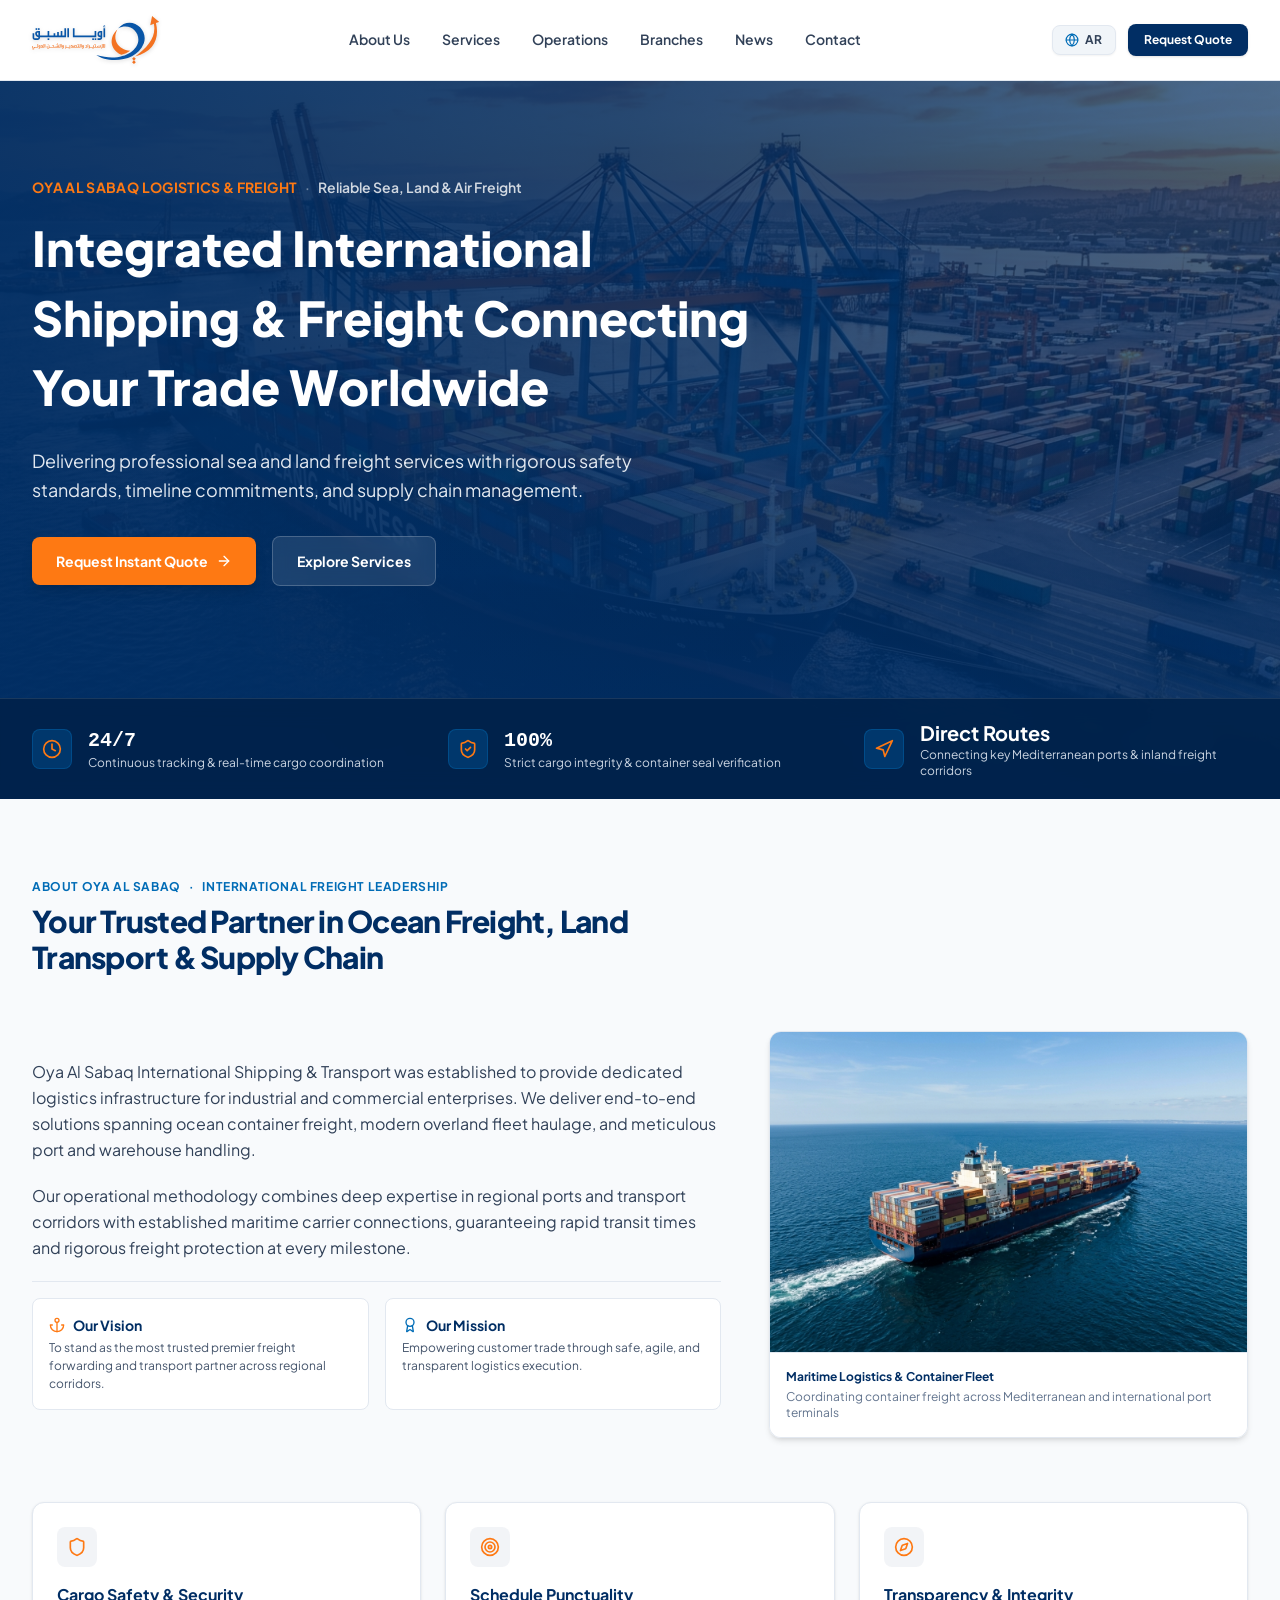
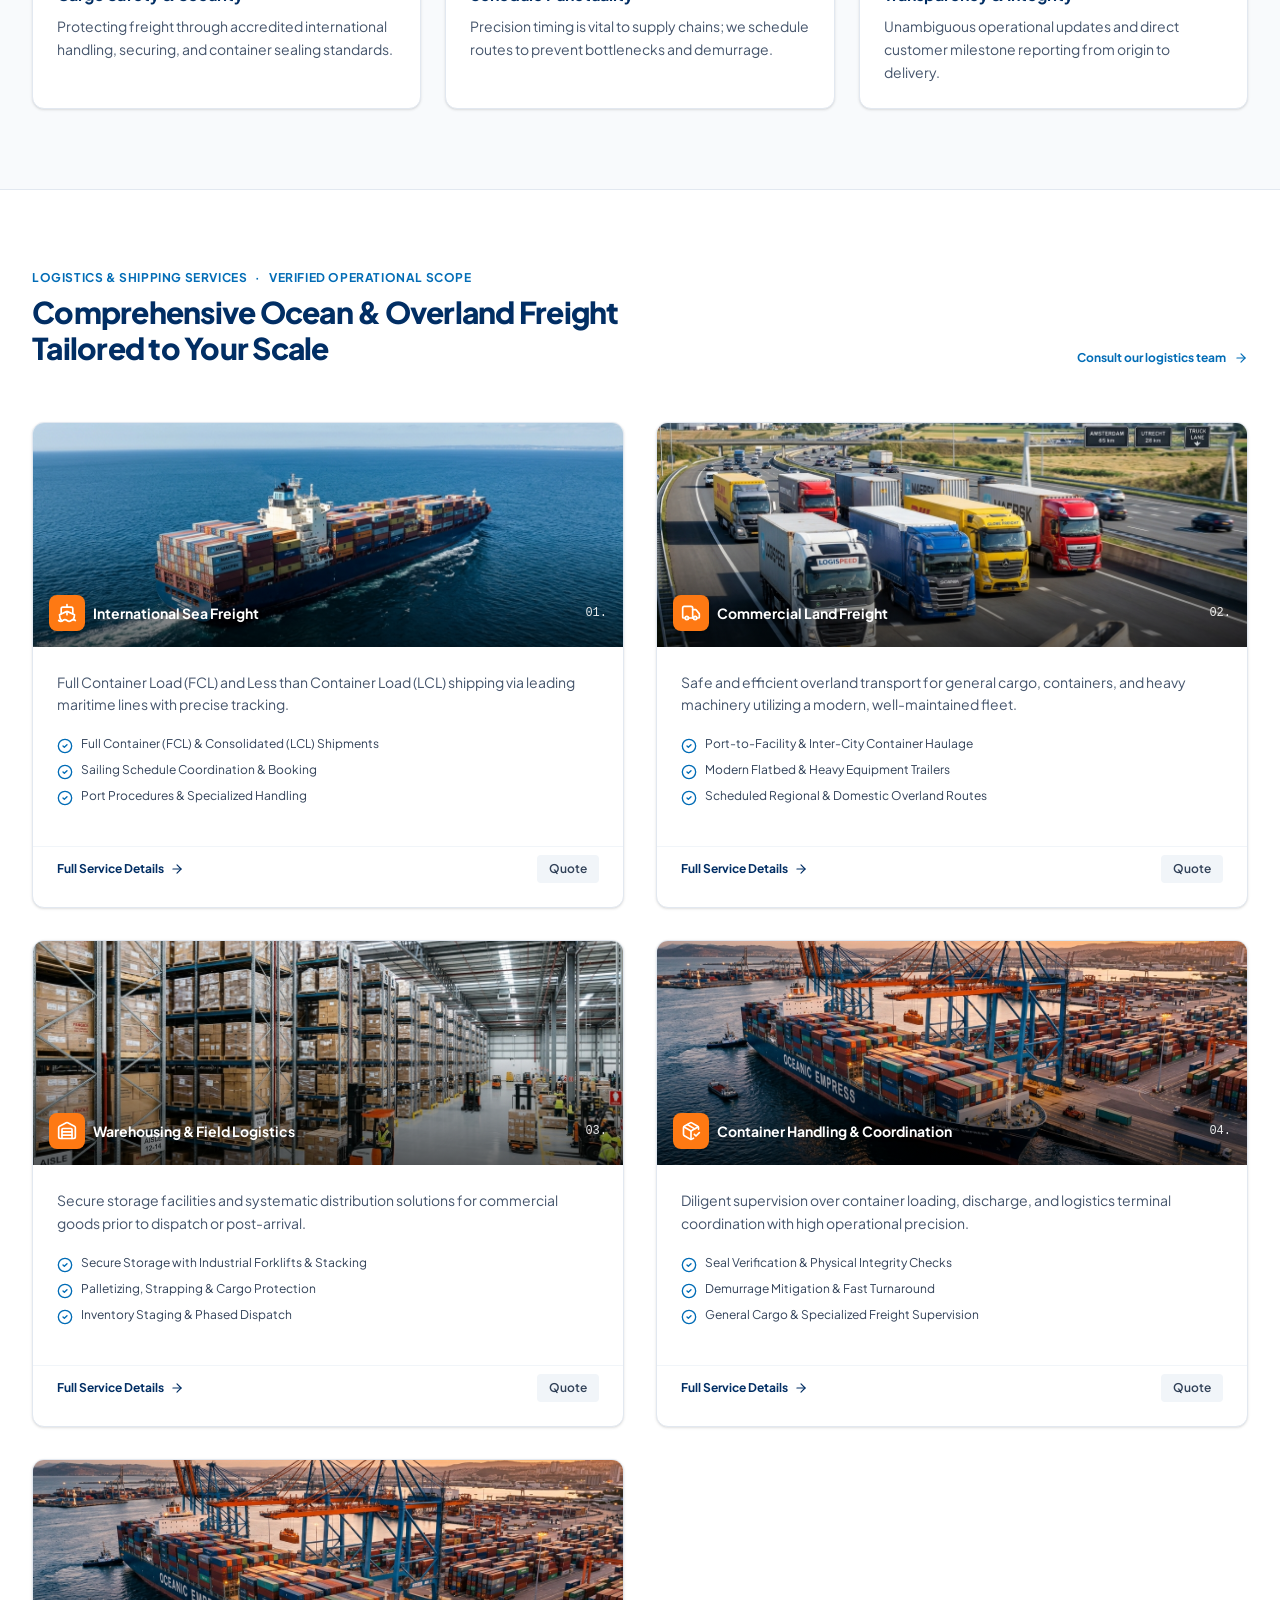
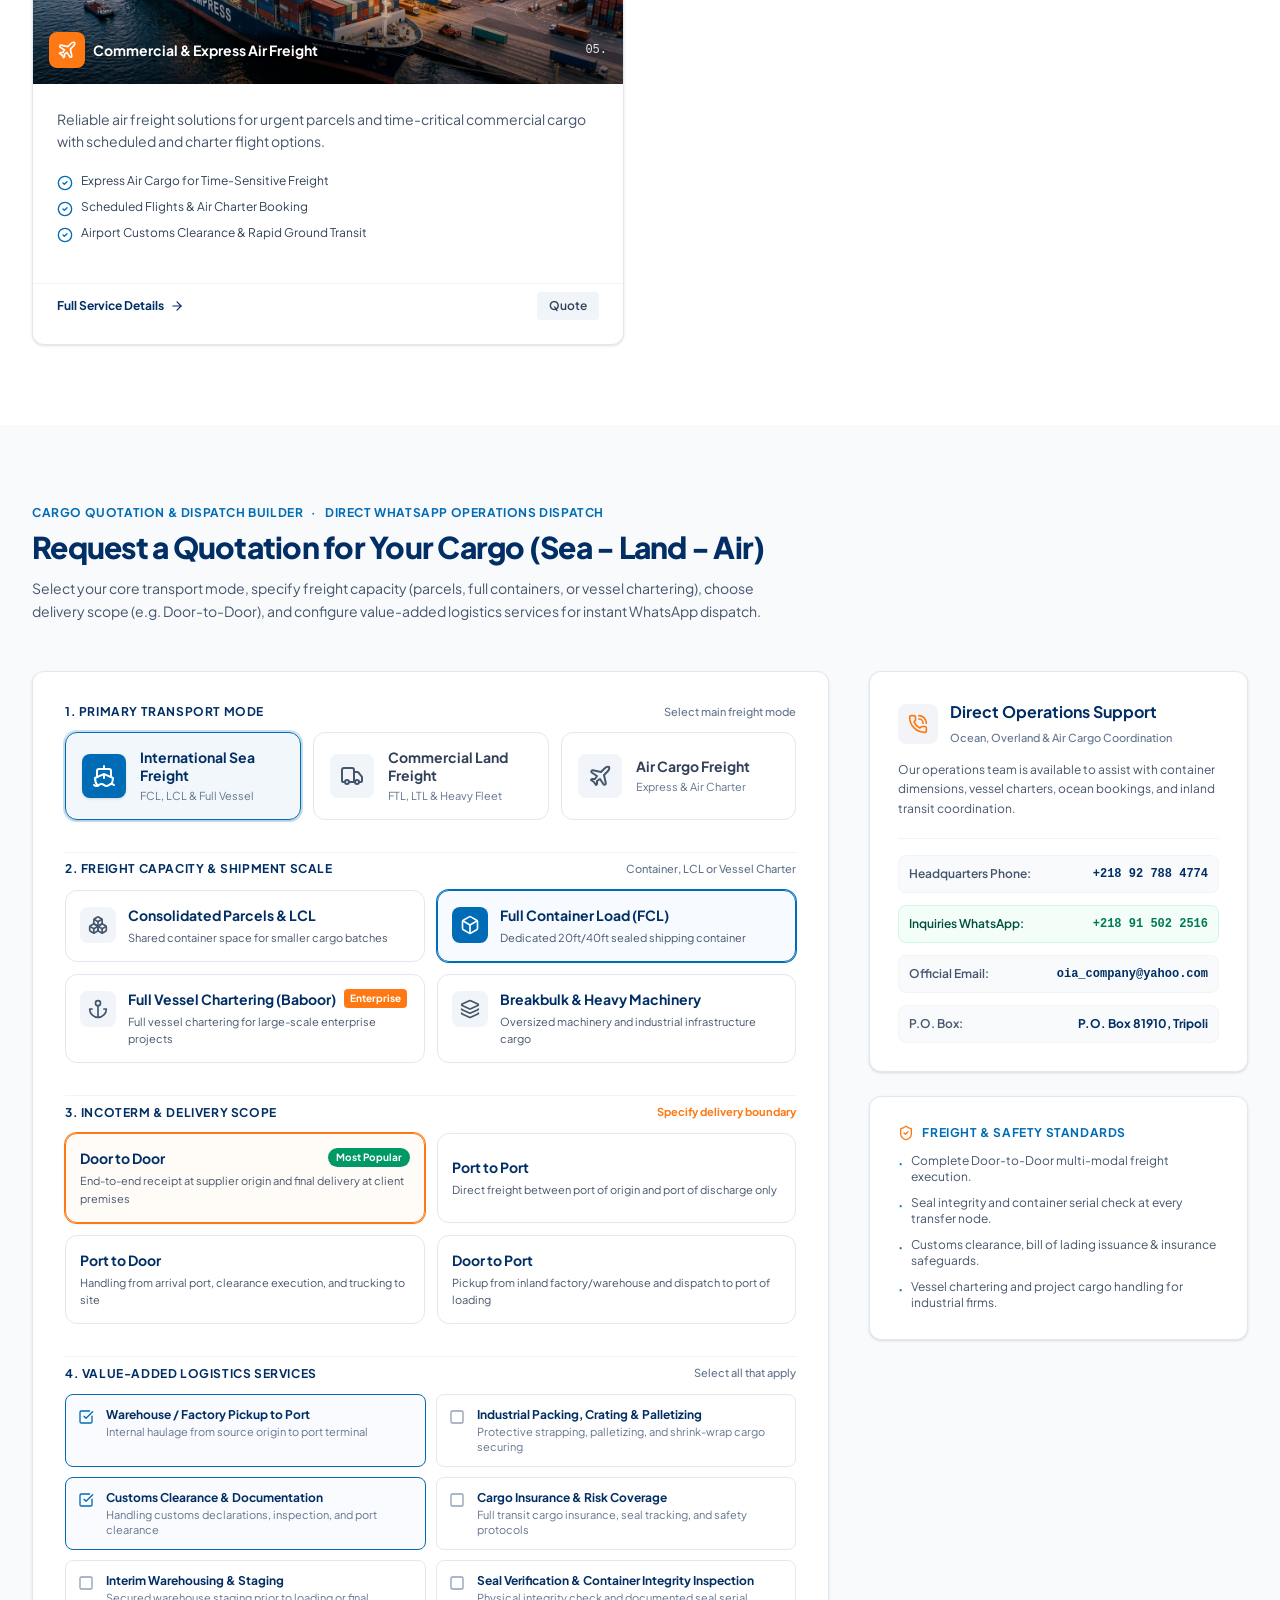
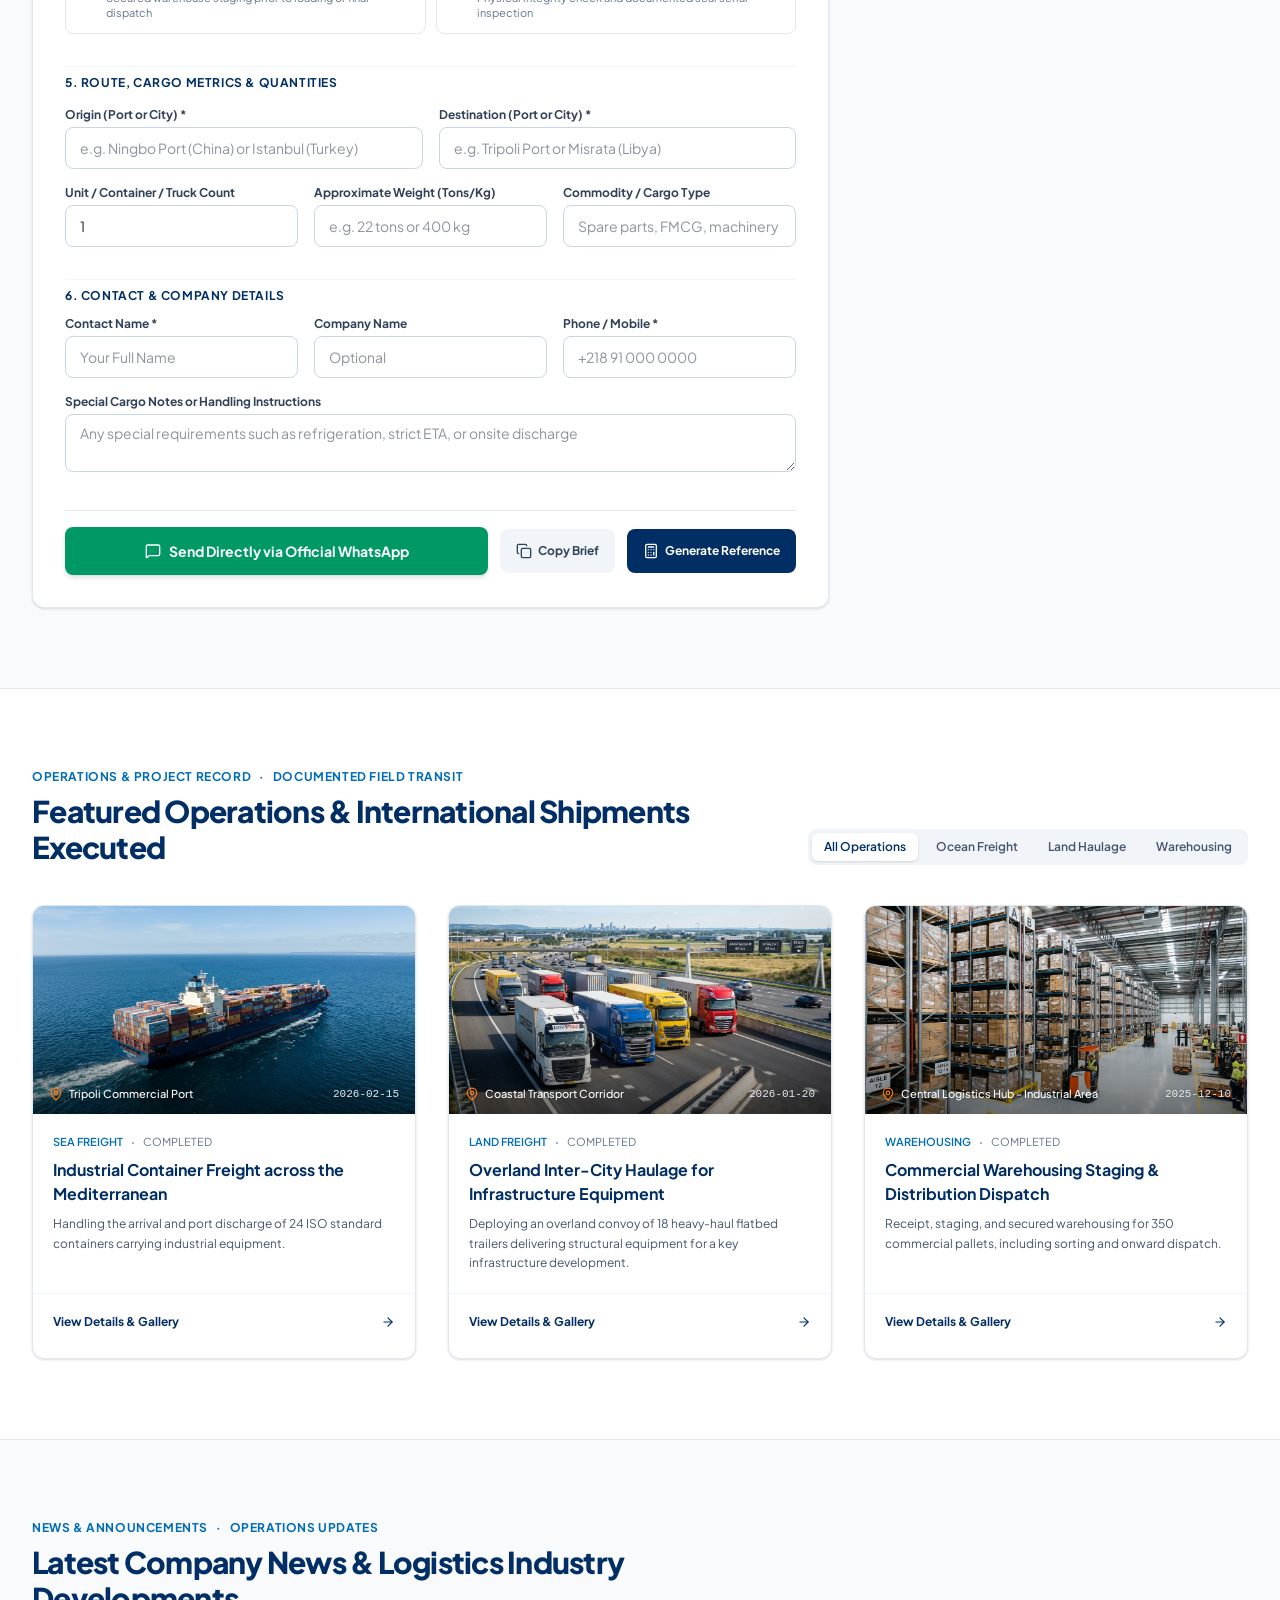
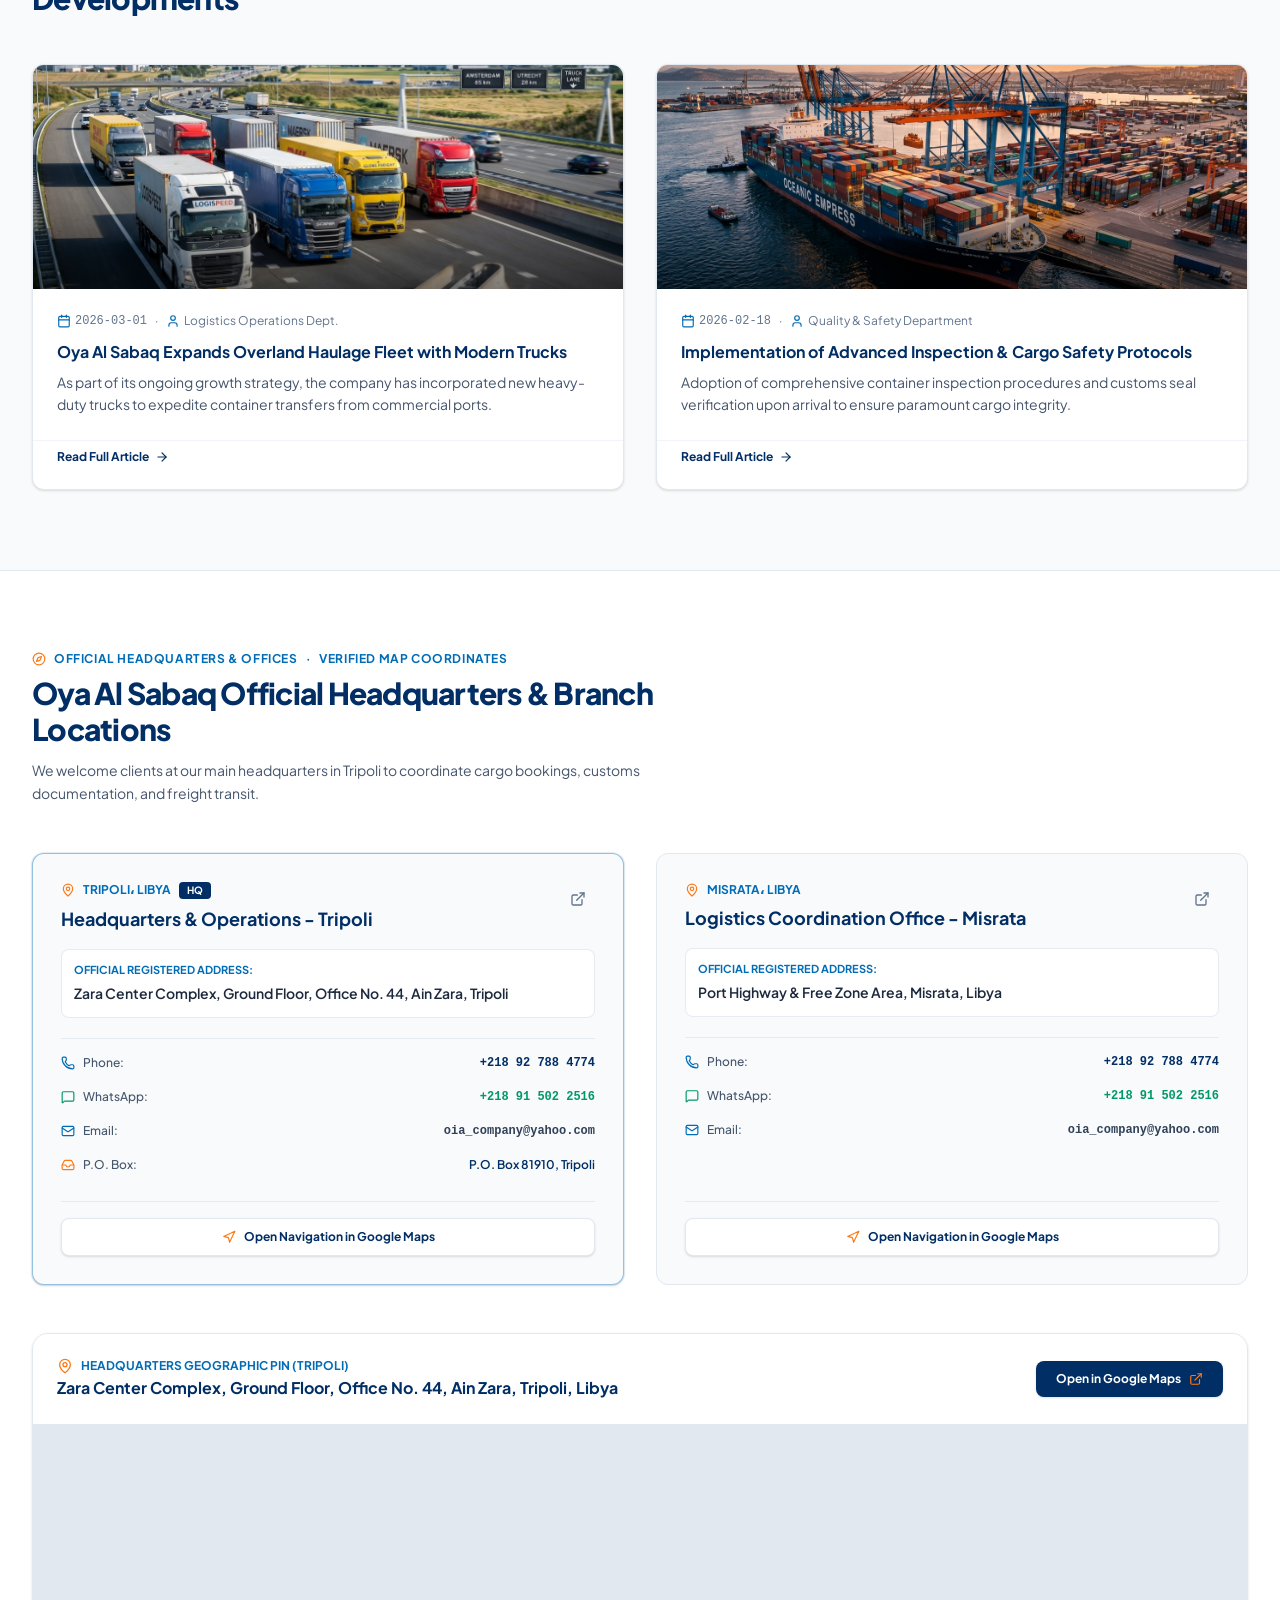
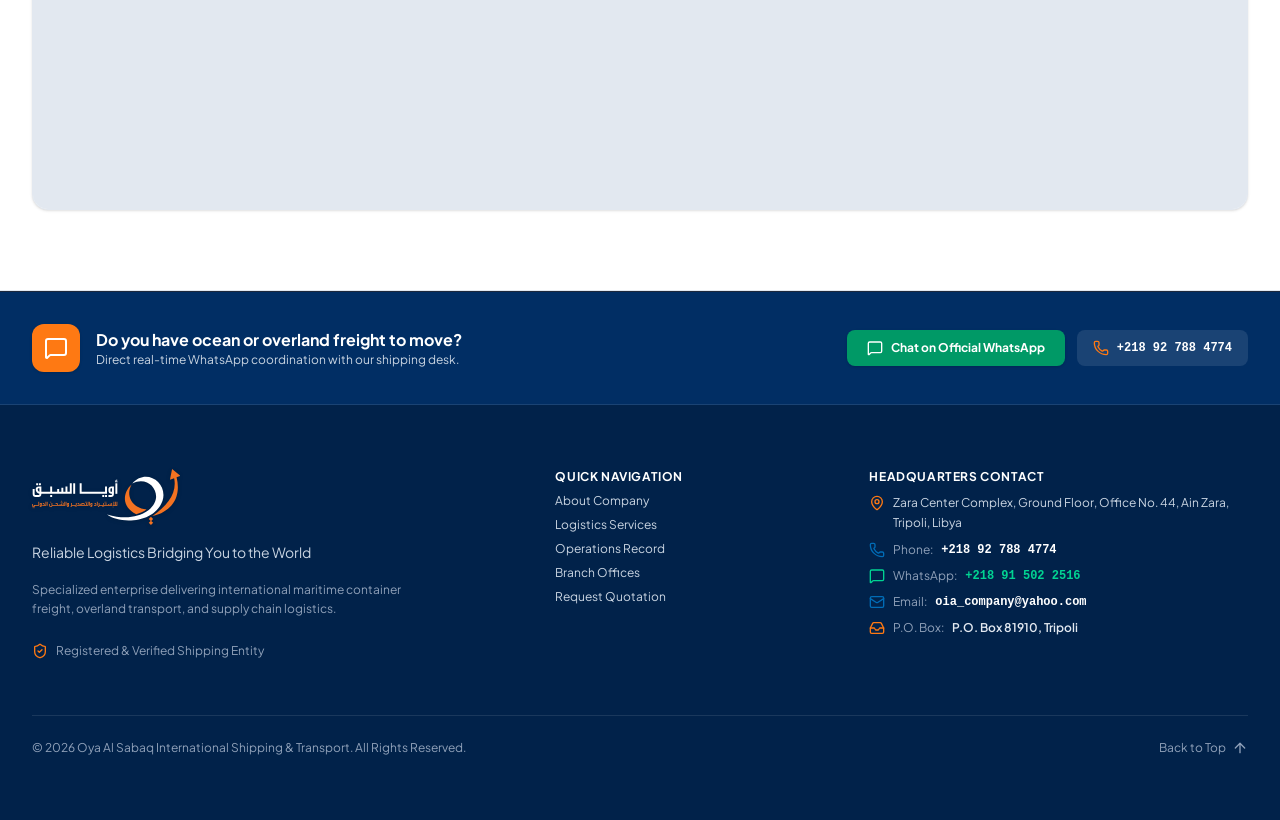
<file: docs/index.html>
<!doctype html>
<html lang="ar" dir="rtl">
  <head>
    <meta charset="UTF-8" />
    <meta name="viewport" content="width=device-width, initial-scale=1.0" />
    <title>شركة أويا السبق للشحن والنقل الدولي | Oya Al Sabaq</title>
    <meta name="description" content="الموقع الرسمي لشركة أويا السبق للشحن والنقل الدولي - خدمات الشحن البحري، الشحن البري، وحلول النقل وسلاسل الإمداد الدولية باحترافية وأمان." />
    <meta name="keywords" content="أويا السبق, شحن دولي, شحن بحري, شحن بري, نقل بضائع, لوجستيات, Oya Al Sabaq, shipping, freight forwarding, logistics" />
    <link rel="canonical" href="https://oyaalsabq.com" />
    <link rel="icon" type="image/svg+xml" href="./assets/aistudio/oya_566b2fa6.svg" />
    <meta property="og:title" content="شركة أويا السبق للشحن والنقل الدولي | Oya Al Sabaq" />
    <meta property="og:description" content="الموقع الرسمي لشركة أويا السبق للشحن والنقل الدولي - خدمات الشحن البحري، الشحن البري، وحلول النقل وسلاسل الإمداد الدولية باحترافية وأمان." />
    <meta property="og:type" content="website" />
    <meta property="og:image" content="https://oyaalsabq.com/assets/aistudio/oya_566b2fa6.svg" />
    <meta property="og:locale" content="ar_AR" />
    <meta property="og:locale:alternate" content="en_US" />
    <meta name="twitter:card" content="summary_large_image" />
    <meta name="twitter:title" content="شركة أويا السبق للشحن والنقل الدولي | Oya Al Sabaq" />
    <meta name="twitter:description" content="حلول الشحن الدولي والنقل التجاري البري والبحري باحترافية وموثوقية عالية." />
    <meta name="twitter:image" content="https://oyaalsabq.com/assets/aistudio/oya_566b2fa6.svg" />
    
    <!-- Google Fonts: Cairo (Arabic) & Plus Jakarta Sans (English) -->
    <link rel="preconnect" href="https://fonts.googleapis.com" />
    <link rel="preconnect" href="https://fonts.gstatic.com" crossorigin />
    <link href="https://fonts.googleapis.com/css2?family=Cairo:wght@400;500;600;700;800;900&family=Plus+Jakarta+Sans:wght@400;500;600;700;800&display=swap" rel="stylesheet" />

    <!-- Schema.org JSON-LD Structured Data -->
    <script type="application/ld+json">
    {
      "@context": "https://schema.org",
      "@type": "LogisticsService",
      "name": "شركة أويا السبق للشحن والنقل الدولي",
      "alternateName": "Oya Al Sabaq International Shipping & Transport",
      "description": "الموقع الرسمي لشركة أويا السبق للشحن والنقل الدولي - خدمات الشحن البحري والشحن البري وسلاسل الإمداد والتخزين.",
      "url": "https://oyaalsabq.com",
      "logo": "https://oyaalsabq.com/assets/aistudio/oya_566b2fa6.svg",
      "telephone": "+218927884774",
      "address": {
        "@type": "PostalAddress",
        "streetAddress": "Zara Center Complex, Ground Floor, Office No. 44, Ain Zara",
        "addressLocality": "Tripoli",
        "addressCountry": "Libya"
      },
      "geo": {
        "@type": "GeoCoordinates",
        "latitude": 32.8024571,
        "longitude": 13.2828347
      },
      "hasMap": "https://maps.app.goo.gl/jiFvBPdnigx3EvFH9",
      "areaServed": ["Libya", "Middle East", "Europe", "Asia", "Worldwide"],
      "serviceType": ["Sea Freight", "Land Freight", "International Cargo Transport", "Supply Chain Logistics"]
    }
    </script>
    <script type="module" crossorigin src="./assets/index-Ctp5MBbK.js"></script>
    <link rel="stylesheet" crossorigin href="./assets/index-C4DdMdjM.css">
  </head>
  <body class="bg-white text-slate-800 antialiased selection:bg-[#FE7913] selection:text-white">
    <div id="root"></div>
  </body>
</html>
</file>
